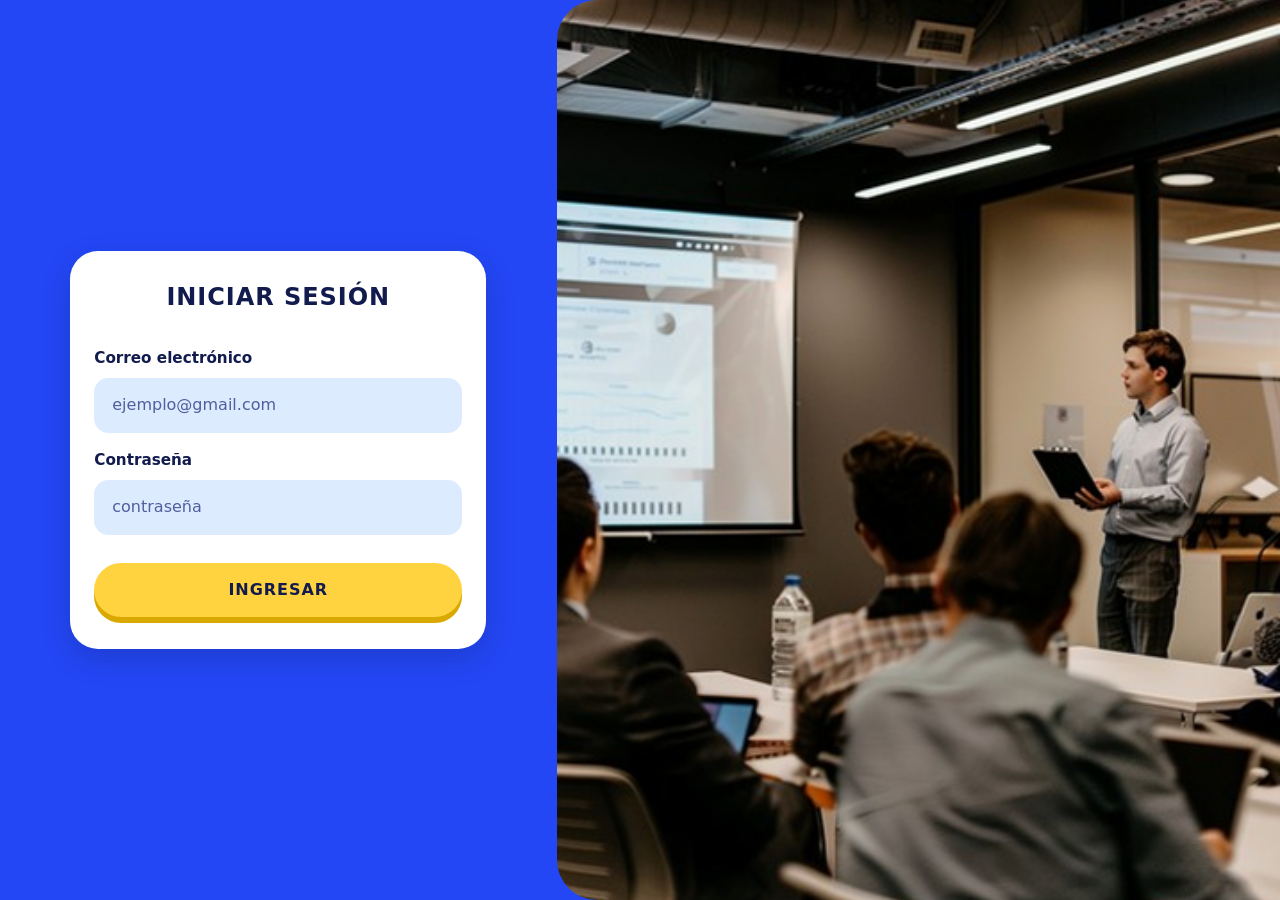
<file: index.html>
<!DOCTYPE html>
<html lang="es">
<head>
  <meta charset="UTF-8">
  <meta name="viewport" content="width=device-width, initial-scale=1">
  <meta name="theme-color" content="#2347F5">
  <title>Control de asistencia</title>
  <link rel="stylesheet" href="assets/css/login.css">
</head>
<body>

  <!-- PANTALLA 1: Inicio de sesión -->
  <section class="pantalla-sesion" id="sesion">

    <!-- Foto de la sala (para usar la de Figma: cambia el src por img/foto-sala.jpg) -->
    <img class="foto-sala" src="assets/image/imagen.png" alt="Persona presentando en una sala con colaboradores sentados">

    <!-- Formulario de inicio de sesión -->
    <form class="formulario-sesion" action="inicio.html">

      <!-- Título del formulario -->
      <h2 class="titulo-sesion">INICIAR SESIÓN</h2>

      <!-- Correo electrónico -->
      <label class="etiqueta-correo" for="correo">Correo electrónico</label>
      <input class="campo-correo" id="correo" type="email" placeholder="ejemplo@gmail.com" autocomplete="email" required>

      <!-- Contraseña -->
      <label class="etiqueta-contrasena" for="contrasena">Contraseña</label>
      <input class="campo-contrasena" id="contrasena" type="password" placeholder="contraseña" autocomplete="current-password" required>

      <!-- Botón para ingresar -->
      <button class="boton-ingresar" type="submit">INGRESAR</button>
    </form>
  </section>
  <script src="assets/js/mein.js"></script>
</body>
</html>
</file>
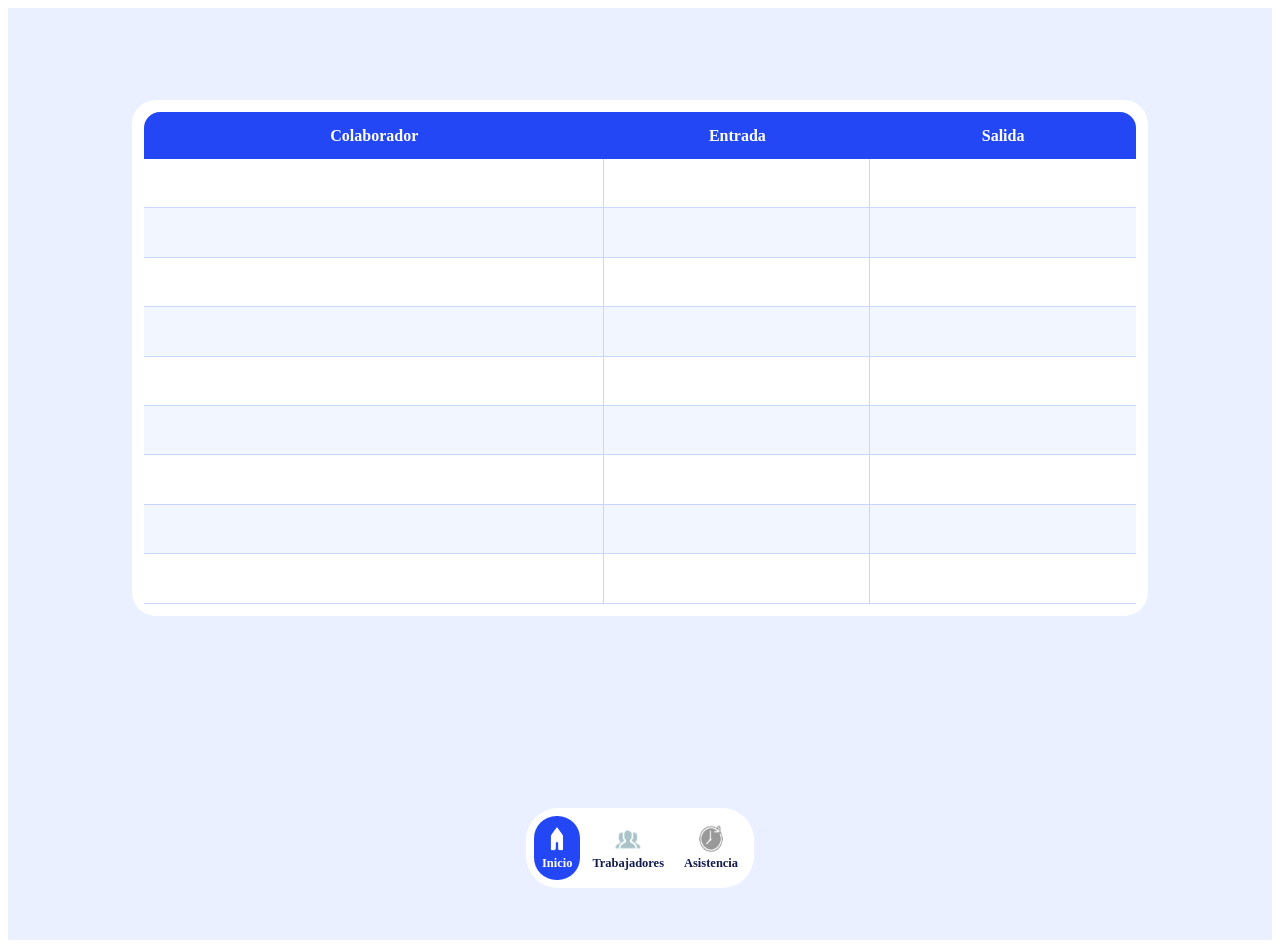
<file: asistencia.html>
<!DOCTYPE html>
<html lang="es">
<head>
    <meta charset="UTF-8">
    <meta name="viewport" content="width=device-width, initial-scale=1.0">
    <title>Control de asistencia</title>
    <link rel="stylesheet" href="assets/css/asistencia.css">
</head>
<body>
      <!-- PANTALLA 4: Tabla de asistencia -->
  <section class="pantalla-registro" id="registro" hidden>

    <!-- Tarjeta blanca que contiene la tabla -->
    <div class="tarjeta-registro">

      <!-- Tabla de entradas y salidas -->
      <table class="tabla-asistencia">

        <!-- Cabecera de la tabla -->
        <thead class="cabecera-tabla">
          <tr class="fila-cabecera">
            <th class="titulo-colaborador" scope="col">Colaborador</th>
            <th class="titulo-entrada" scope="col">Entrada</th>
            <th class="titulo-salida" scope="col">Salida</th>
          </tr>
        </thead>

        <!-- Cuerpo de la tabla: 9 filas vacías como en el boceto -->
        <tbody class="cuerpo-tabla">
          <tr class="fila-registro"><td class="celda-colaborador"></td><td class="celda-entrada"></td><td class="celda-salida"></td></tr>
          <tr class="fila-registro"><td class="celda-colaborador"></td><td class="celda-entrada"></td><td class="celda-salida"></td></tr>
          <tr class="fila-registro"><td class="celda-colaborador"></td><td class="celda-entrada"></td><td class="celda-salida"></td></tr>
          <tr class="fila-registro"><td class="celda-colaborador"></td><td class="celda-entrada"></td><td class="celda-salida"></td></tr>
          <tr class="fila-registro"><td class="celda-colaborador"></td><td class="celda-entrada"></td><td class="celda-salida"></td></tr>
          <tr class="fila-registro"><td class="celda-colaborador"></td><td class="celda-entrada"></td><td class="celda-salida"></td></tr>
          <tr class="fila-registro"><td class="celda-colaborador"></td><td class="celda-entrada"></td><td class="celda-salida"></td></tr>
          <tr class="fila-registro"><td class="celda-colaborador"></td><td class="celda-entrada"></td><td class="celda-salida"></td></tr>
          <tr class="fila-registro"><td class="celda-colaborador"></td><td class="celda-entrada"></td><td class="celda-salida"></td></tr>
        </tbody>
      </table>
    </div>
   <!-- Barra de navegación inferior -->
    <nav class="barra-navegacion">
      <!-- Enlace: Inicio -->
      <a class="enlace-inicio" href="inicio.html" aria-current="page">
        <img class="icono-inicio" src="assets/icons/Home.png" alt="">
        <span class="nombre-inicio">Inicio</span>
      </a>
      <!-- Enlace: Trabajadores -->
      <a class="enlace-trabajadores" href="#">
        <img class="icono-personas" src="assets/icons/user.png" alt="">
        <span class="nombre-personas">Trabajadores</span>
      </a>
      <!-- Enlace: Asistencia -->
      <a class="enlace-asistencia" href="asistencia.html">
        <img class="icono-reloj" src="assets/icons/Time.png" alt="">
        <span class="nombre-asistencia">Asistencia</span>
      </a>
    </nav>
  </section>
<script src="assets/js/mein.js"></script>
</body>
</html>
</file>
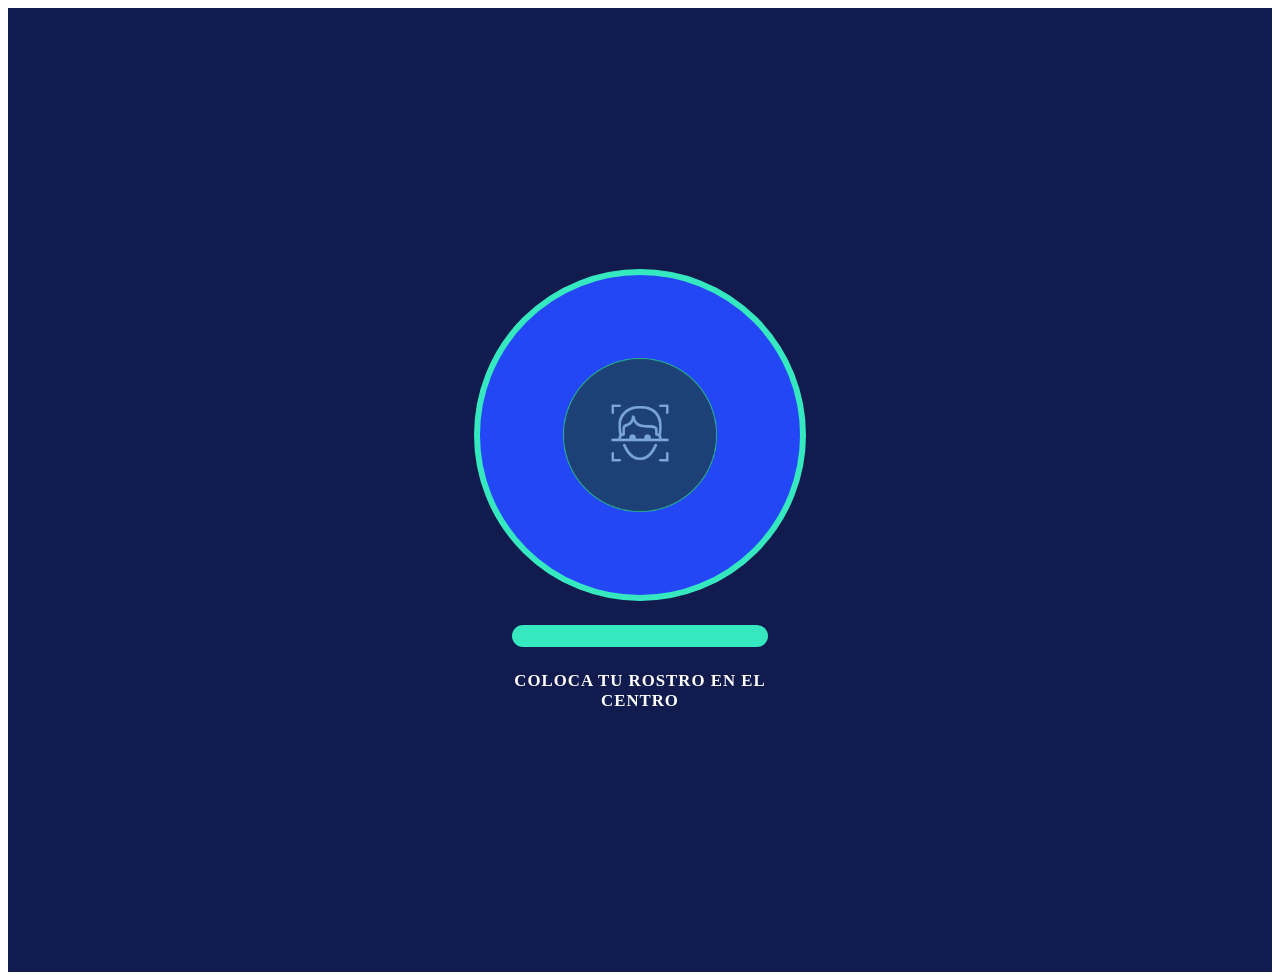
<file: bashboard.html>
<!DOCTYPE html>
<html lang="es">
<head>
    <meta charset="UTF-8">
    <meta name="viewport" content="width=device-width, initial-scale=1.0">
    <title>Escaneo</title>
    <link rel="stylesheet" href="assets/css/bashboard.css">
</head>
<body>
    <!-- Contenido de tu sección -->
    <section class="pantalla-rostro" id="rostro">
        <div class="barra-estado"></div>
        <p class="texto-instruccion">COLOCA TU ROSTRO EN EL CENTRO</p>
        <div class="circulo-camara" role="button" tabindex="0" aria-label="Iniciar escaneo facial">
            <img class="icono-rostro" src="assets/image/amgen_2.png" alt="Ícono de escaneo facial">
            <!-- Video de la cámara (se muestra al iniciar el escaneo) -->
            <video class="video-camara" autoplay playsinline muted hidden></video>
        </div>
    </section>

    <!-- Lienzo para capturar el rostro (no se ve) -->
    <canvas class="lienzo-captura" hidden></canvas>

    <!-- Script al final del body para mejor rendimiento -->
    <script src="assets/js/bashboar.js"></script>
</body>
</html>
</file>
<file: assets/css/login.css>
/* =========================================================
   CONTROL DE ASISTENCIA - Estilos
   Enfoque mobile-first:
   - Base: celular
   - @media (min-width: 834px): tablet
   - @media (min-width: 1100px): laptop
   ========================================================= */


/* ---------- Variables de color y medidas ---------- */
:root {
  --tinta: #121B4D;      /* azul noche: textos y fondo de la pantalla de rostro */
  --cobalto: #2347F5;    /* azul principal */
  --menta: #35E8C0;      /* acento verde menta */
  --amarillo: #FFD23F;   /* botón principal y tarjeta Tardanzas */
  --verde: #2ED47A;      /* tarjeta Presentes */
  --coral: #FF4D6D;      /* tarjeta Faltaron */
  --celeste: #4CC9FF;    /* tarjeta Trabajadores */
  --hielo: #EAF0FF;      /* fondo claro */
  --blanco: #FFFFFF;
  --radio: 1.25rem;
  --sombra: 0 10px 28px rgba(18, 27, 77, 0.22);
  --foco: var(--cobalto);

  font-family: "Lexend", "Trebuchet MS", system-ui, sans-serif;
}


/* ---------- Reinicio y base ---------- */
*,
*::before,
*::after {
  box-sizing: border-box;
}

body {
  margin: 0;
  color: var(--tinta);
  background: var(--hielo);
  line-height: 1.5;
}

/* Las pantallas ocultas con "hidden" no deben mostrarse nunca */
[hidden] {
  display: none !important;
}

img {
  display: block;
  max-width: 100%;
}

/* Foco visible para quien navega con teclado */
:focus-visible {
  outline: 3px solid var(--foco);
  outline-offset: 3px;
}


/* =========================================================
   PANTALLA 1: INICIO DE SESIÓN
   Celular: foto arriba y tarjeta que se monta sobre ella.
   ========================================================= */
.pantalla-sesion {
  min-height: 100svh;
  display: flex;
  flex-direction: column;
  background: var(--cobalto);
}

/* Foto de la sala */
.foto-sala {
  width: 100%;
  height: 38svh;
  object-fit: cover;
  border-radius: 0 0 2rem 2rem;
}

/* Tarjeta blanca del formulario */
.formulario-sesion {
  position: relative;
  display: flex;
  flex-direction: column;
  gap: 0.5rem;
  margin: -2.5rem 1rem 1.5rem;
  padding: 1.75rem 1.5rem 2rem;
  background: var(--blanco);
  border-radius: 1.75rem;
  box-shadow: var(--sombra);
}

.titulo-sesion {
  margin: 0 0 1rem;
  font-size: 1.5rem;
  text-align: center;
  letter-spacing: 0.04em;
}

.etiqueta-correo,
.etiqueta-contrasena {
  margin-top: 0.5rem;
  font-size: 0.95rem;
  font-weight: 600;
}

/* Campos de texto */
.campo-correo,
.campo-contrasena {
  padding: 0.85rem 1rem;
  font: inherit;
  color: var(--tinta);
  background: #DDEBFF;
  border: 2px solid transparent;
  border-radius: 0.9rem;
}

.campo-correo::placeholder,
.campo-contrasena::placeholder {
  color: #4F5F9E;
}

.campo-correo:focus,
.campo-contrasena:focus {
  background: var(--blanco);
  border-color: var(--cobalto);
  outline: none;
}

/* Botón principal */
.boton-ingresar {
  margin-top: 1.25rem;
  padding: 0.95rem 1rem;
  font: inherit;
  font-weight: 700;
  letter-spacing: 0.06em;
  color: var(--tinta);
  background: var(--amarillo);
  border: 0;
  border-radius: 999px;
  cursor: pointer;
  box-shadow: 0 6px 0 #D9A900;
  transition: transform 0.15s, box-shadow 0.15s;
}

.boton-ingresar:hover {
  transform: translateY(-2px);
  box-shadow: 0 8px 0 #D9A900;
}

.boton-ingresar:active {
  transform: translateY(4px);
  box-shadow: 0 2px 0 #D9A900;
}


/* =========================================================
   TABLET (desde 834px)
   - Sesión: tarjeta a la IZQUIERDA y foto a la derecha.
   - Panel: la barra "Marcar asistencia" sube y las 4 tarjetas
     pasan a una sola fila.
   - Rostro: círculo a la izquierda y texto a la derecha.
   ========================================================= */
@media (min-width: 834px) {

  /* Pantalla 1 */
  .pantalla-sesion {
    display: grid;
    grid-template-columns: minmax(24rem, 1fr) 1.15fr;
    align-items: center;
  }

  .foto-sala {
    grid-column: 2;
    grid-row: 1;
    height: 100svh;
    border-radius: 2.5rem 0 0 2.5rem;
  }

  .formulario-sesion {
    grid-column: 1;
    grid-row: 1;
    width: min(26rem, calc(100% - 3rem));
    margin: 0 auto;
  }

  /* Pantalla 2 */
  .pantalla-panel {
    --margen: 2rem;

    grid-template-columns: repeat(4, 1fr);
    grid-template-rows: auto auto auto 1fr;
    gap: 1.25rem;
    padding-bottom: 1.5rem;
  }

  .cabecera-panel {
    grid-row: 1;
  }

  .barra-seleccion {
    grid-row: 2;
  }

  .tarjeta-trabajadores,
  .tarjeta-tardanzas,
  .tarjeta-presentes,
  .tarjeta-faltaron {
    grid-row: 3;
    min-height: 12rem;
    font-size: 1.1rem;
  }

  .barra-navegacion {
    grid-row: 4;
    justify-self: center;
    width: min(30rem, 100%);
  }

  /* Pantalla 3 */
  .pantalla-rostro {
    display: grid;
    grid-template-columns: auto minmax(0, 22rem);
    grid-template-areas:
      "circulo barra"
      "circulo texto";
    justify-content: center;
    align-content: center;
    column-gap: 4rem;
    row-gap: 1.25rem;
  }

  .circulo-camara {
    grid-area: circulo;
    width: min(34vw, 26rem);
  }

  .barra-estado {
    grid-area: barra;
    align-self: end;
    width: 100%;
  }

  .texto-instruccion {
    grid-area: texto;
    align-self: start;
    max-width: none;
    font-size: 1.4rem;
    text-align: left;
  }

  /* Pantalla 4 */
  .tarjeta-registro {
    padding: 1.25rem;
  }

  .titulo-colaborador,
  .titulo-entrada,
  .titulo-salida {
    font-size: 1.1rem;
  }

  .celda-colaborador,
  .celda-entrada,
  .celda-salida {
    height: 3.25rem;
  }
}


/* =========================================================
   LAPTOP (desde 1100px)
   Contenido centrado con ancho máximo.
   ========================================================= */
@media (min-width: 1100px) {

  .pantalla-sesion {
    grid-template-columns: minmax(28rem, 1fr) 1.3fr;
  }

  .pantalla-panel {
    --margen: max(2rem, calc((100vw - 72rem) / 2));
  }

  .barra-seleccion {
    padding: 1.4rem 1.75rem;
  }

  .texto-marcar {
    font-size: 1.35rem;
  }

  .tarjeta-trabajadores,
  .tarjeta-tardanzas,
  .tarjeta-presentes,
  .tarjeta-faltaron {
    min-height: 14rem;
    font-size: 1.25rem;
  }

  .icono-trabajadores,
  .icono-tardanzas,
  .icono-presentes,
  .icono-faltaron {
    width: 4.5rem;
    height: 4.5rem;
  }
}


/* =========================================================
   ACCESIBILIDAD: sin animaciones si la persona lo prefiere
   ========================================================= */
@media (prefers-reduced-motion: reduce) {
  .circulo-camara::before,
  .circulo-camara::after {
    animation: none;
  }

  .boton-ingresar {
    transition: none;
  }
}
</file>
<file: assets/css/asistencia.css>
/* =========================================================
   PANTALLA 4: TABLA DE ASISTENCIA
   ========================================================= */
:root {
  --tinta: #121B4D;      /* azul noche: textos y fondo de la pantalla de rostro */
  --cobalto: #2347F5;    /* azul principal */
  --menta: #35E8C0;      /* acento verde menta */
  --amarillo: #FFD23F;   /* botón principal y tarjeta Tardanzas */
  --verde: #2ED47A;      /* tarjeta Presentes */
  --coral: #FF4D6D;      /* tarjeta Faltaron */
  --celeste: #4CC9FF;    /* tarjeta Trabajadores */
  --hielo: #EAF0FF;      /* fondo claro */
  --blanco: #FFFFFF;
}
   .pantalla-registro {
  min-height: 100svh;
  display: grid;
  place-items: center;
  padding: 1rem;
  background: var(--hielo);
}

.tarjeta-registro {
  width: 100%;
  max-width: 62rem;
  padding: 0.75rem;
  overflow-x: auto;            /* si la pantalla es muy angosta, la tabla se desliza */
  background: var(--blanco);
  border-radius: 1.5rem;
  box-shadow: var(--sombra);
}

.tabla-asistencia {
  width: 100%;
  min-width: 20rem;
  table-layout: fixed;
  border-collapse: separate;
  border-spacing: 0;
}

/* Encabezados */
.titulo-colaborador,
.titulo-entrada,
.titulo-salida {
  padding: 0.9rem 0.75rem;
  font-weight: 600;
  color: var(--blanco);
  text-align: center;
  background: var(--cobalto);
}

.titulo-colaborador {
  width: 44%;
  border-top-left-radius: 1rem;
}

.titulo-salida {
  border-top-right-radius: 1rem;
}

/* Celdas vacías con altura para escribir */
.celda-colaborador,
.celda-entrada,
.celda-salida {
  height: 2.9rem;
  border-right: 1px solid #C9D6FF;
  border-bottom: 1px solid #C9D6FF;
}

.celda-salida {
  border-right: 0;
}

/* Filas alternadas y resaltado al pasar el cursor */
.fila-registro:nth-child(even) {
  background: #F2F6FF;
}

.fila-registro:hover {
  background: #DDEBFF;
}
/* Barra de navegación flotante, pegada abajo */
.barra-navegacion {
  grid-column: 1 / -1;
  align-self: end;
  position: sticky;
  bottom: 0.75rem;
  display: flex;
  justify-content: space-around;
  gap: 0.25rem;
  padding: 0.5rem;
  background: var(--blanco);
  border-radius: 2rem;
  box-shadow: var(--sombra);
}

.enlace-inicio,
.enlace-trabajadores,
.enlace-asistencia {
  flex: 1;
  display: flex;
  flex-direction: column;
  align-items: center;
  gap: 0.2rem;
  padding: 0.55rem 0.5rem;
  font-size: 0.78rem;
  font-weight: 600;
  color: var(--tinta);
  text-decoration: none;
  border-radius: 1.4rem;
}

.icono-inicio,
.icono-personas,
.icono-reloj {
  width: 1.75rem;
  height: 1.75rem;
}

/* Enlace de la pantalla actual: fondo azul e ícono blanco */
.barra-navegacion a[aria-current="page"] {
  color: var(--blanco);
  background: var(--cobalto);
}

.barra-navegacion a[aria-current="page"] img {
  filter: brightness(0) invert(1);
}
</file>
<file: assets/css/bashboard.css>
/* =========================================================
   PANTALLA 3: ESCANEO DE ROSTRO
   Celular: el círculo va ARRIBA y la barra y el texto debajo.
   ========================================================= */
:root {
  --tinta: #121B4D;      /* azul noche: textos y fondo de la pantalla de rostro */
  --cobalto: #2347F5;    /* azul principal */
  --menta: #35E8C0;      /* acento verde menta */
  --amarillo: #FFD23F;   /* botón principal y tarjeta Tardanzas */
  --verde: #2ED47A;      /* tarjeta Presentes */
  --coral: #FF4D6D;      /* tarjeta Faltaron */
  --celeste: #4CC9FF;    /* tarjeta Trabajadores */
  --hielo: #EAF0FF;      /* fondo claro */
  --blanco: #FFFFFF;
}
   .pantalla-rostro {
  --foco: var(--menta);

  min-height: 100svh;
  display: flex;
  flex-direction: column;
  align-items: center;
  justify-content: center;
  gap: 1.5rem;
  padding: 2rem 1.25rem;
  overflow: hidden;            /* evita que los anillos animados generen scroll */
  color: var(--blanco);
  background: var(--tinta);
}

/* Círculo de la cámara (lo más llamativo de la app) */
.circulo-camara {
  order: -1;
  position: relative;
  display: grid;
  place-items: center;
  width: min(72vw, 20rem);
  aspect-ratio: 1;
  background: var(--cobalto);
  border: 6px solid var(--menta);
  border-radius: 50%;
  cursor: pointer;
}

.icono-rostro {
  width: 48%;
  height: auto;
}

/* Anillos que laten para llamar la atención */
.circulo-camara::before,
.circulo-camara::after {
  content: "";
  position: absolute;
  inset: -6px;
  border: 3px solid var(--menta);
  border-radius: 50%;
  opacity: 0;
  animation: pulso 2.6s ease-out infinite;
}

.circulo-camara::after {
  animation-delay: 1.3s;
}

/* Mientras escanea, los anillos laten más rápido */
.circulo-camara.escaneando::before,
.circulo-camara.escaneando::after {
  animation-duration: 0.9s;
}

@keyframes pulso {
  from { transform: scale(1);    opacity: 0.7; }
  to   { transform: scale(1.45); opacity: 0; }
}

.barra-estado {
  width: min(70vw, 16rem);
  height: 1.4rem;
  background: var(--menta);
  border-radius: 999px;
}

.texto-instruccion {
  max-width: 18rem;
  margin: 0;
  font-size: 1.05rem;
  font-weight: 600;
  letter-spacing: 0.06em;
  text-align: center;
}

.video-camara {
  width: 100%;
  height: 100%;
  object-fit: cover;
  border-radius: 50%;
  transform: scaleX(-1); /* efecto espejo */
}
</file>
